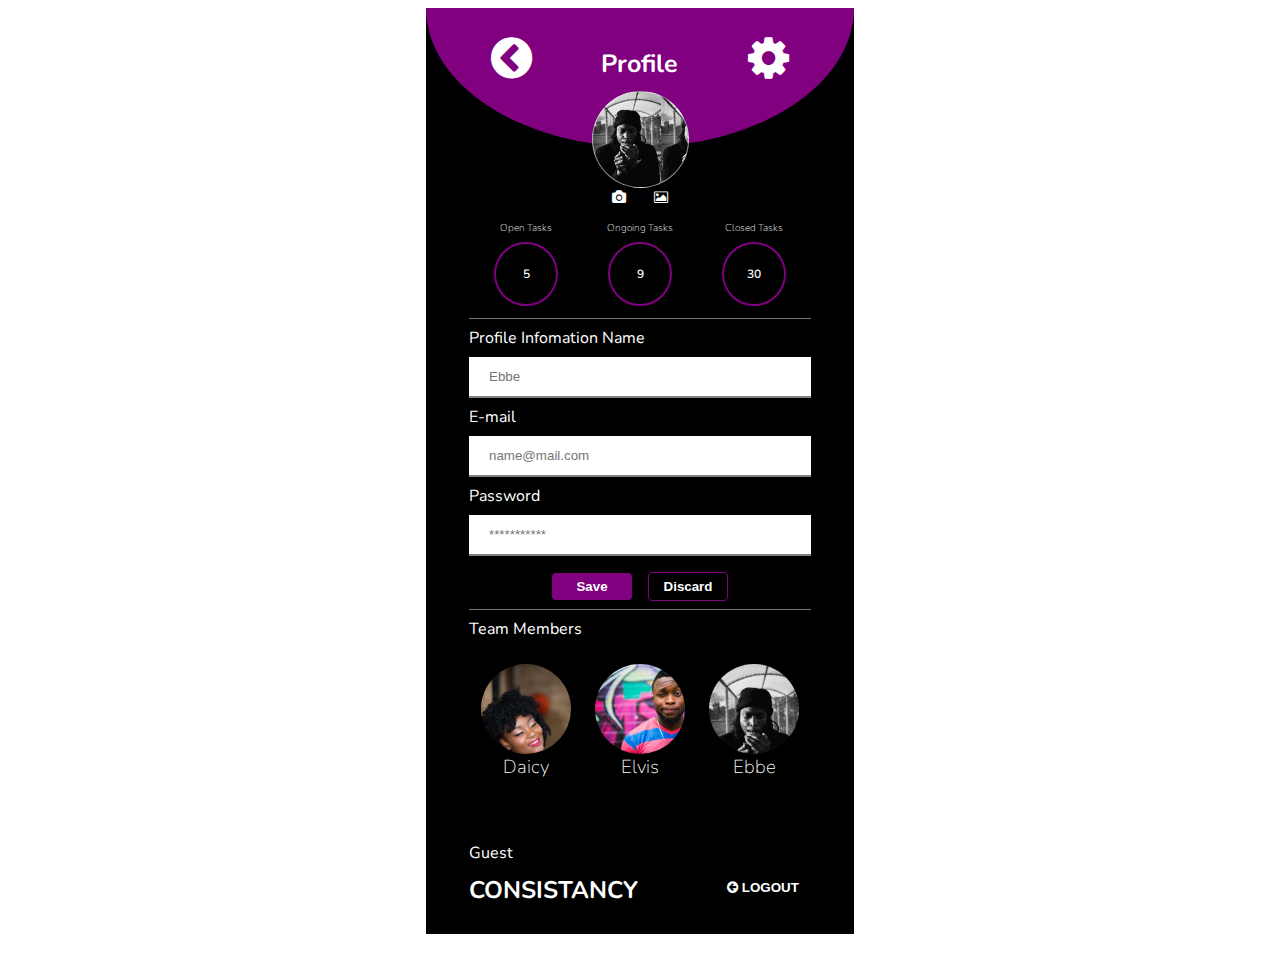
<file: index.html>
<!DOCTYPE html>
<html lang="en">

<head>
  <meta charset="UTF-8" />
  <meta http-equiv="X-UA-Compatible" content="IE=edge" />
  <meta name="viewport" content="width=device-width, initial-scale=1.0" />
  <link rel="stylesheet" href="assets/css/style.css" />
  <link rel="stylesheet" href="https://cdnjs.cloudflare.com/ajax/libs/font-awesome/4.7.0/css/font-awesome.min.css" />

  <link rel="stylesheet" href="https://cdnjs.cloudflare.com/ajax/libs/font-awesome/4.7.0/css/font-awesome.min.css" />
  <title>Profile</title>
</head>

<body>
  <div class="container">
    <header>
      <nav>
        <i style="font-size: 48px" class="fa fa-chevron-circle-left back"></i>
        <h3>
          <i style="font-size: 24px" class="fas fa-user-alt profile"></i>
          Profile
        </h3>
        <i style="font-size: 48px" class="fa fa-gear settings"></i>
        <div class="dipsplay-pic"></div>
      </nav>
      <!--profile picture-->
      <div class="profile-picture"></div>
    </header>

    <div class="container-box">
      <div class="inner-container">
        <div class="upload">
          <!--change profile picture buttons-->
          <button><i class="fa fa-camera"></i></button>
          <button><i class="fa fa-image"></i></button>
          <!--status tasks display-->
        </div>
        <div class="status">
          <div class="tasks">
            <h3>Open Tasks</h3>
            <div class="status-number">
              <h3>5</h3>
            </div>
          </div>
          <div class="tasks">
            <h3>Ongoing Tasks</h3>
            <div class="status-number">
              <h3>9</h3>
            </div>
          </div>
          <div class="tasks">
            <h3>Closed Tasks</h3>
            <div class="status-number">
              <h3>30</h3>
            </div>
          </div>
        </div>
        <hr />
        <!--main form-->
        <form action="#">
          <caption>
            Profile Infomation
          </caption>
          <label for="name">Name</label>
          <input type="text" id="name" class="field" placeholder="Ebbe" required />
          <label for="email">E-mail</label>
          <input type="email" id="email" class="field" placeholder="name@mail.com" required />
          <label for="password">Password</label>
          <input type="password" id="password" class="field" placeholder="***********" required />
          <div class="btn-all">
            <button type="submit">Save</button>
            <button type="reset">Discard</button>
          </div>
        </form>
        <hr />
        <!--teams sections-->
        <div class="teams">
          <caption>
            Team Members
          </caption>
          <div class="team-parent">
            <div class="member-card">
              <div class="team-image" id="first-member"></div>
              <h3>Daicy</h3>
            </div>
            <div class="member-card">
              <div class="team-image" id="second-member"></div>
              <h3>Elvis</h3>
            </div>
            <div class="member-card">

              <div class="team-image" id="third-member"></div>
              <h3>Ebbe</h3>
            </div>

          </div>
        </div>
        <!--page footer-->
        <footer>
          <div class="slogan">
            <span>Guest</span>
            <h2>CONSISTANCY</h2>
          </div>
          <button><i class="fa fa-arrow-circle-left"></i> LOGOUT</button>
        </footer>
      </div>
    </div>
</body>

</html>
</file>
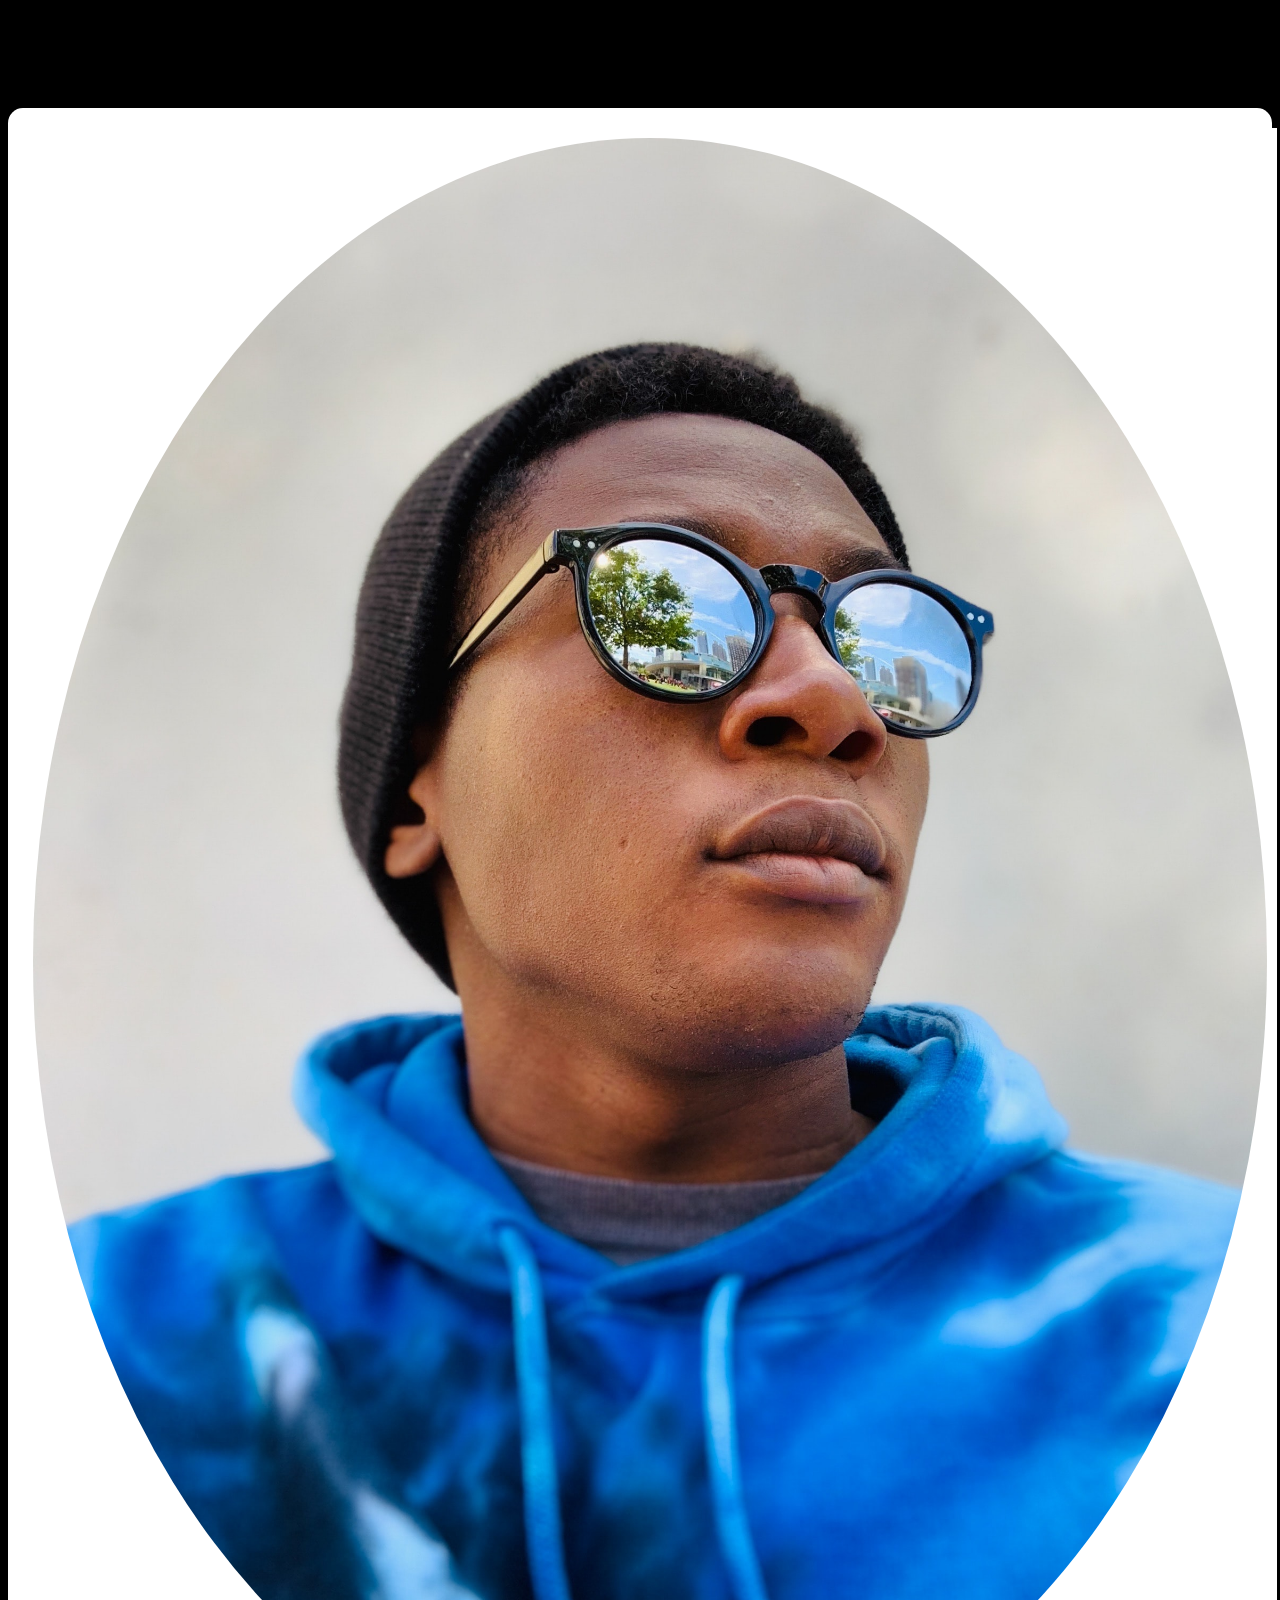
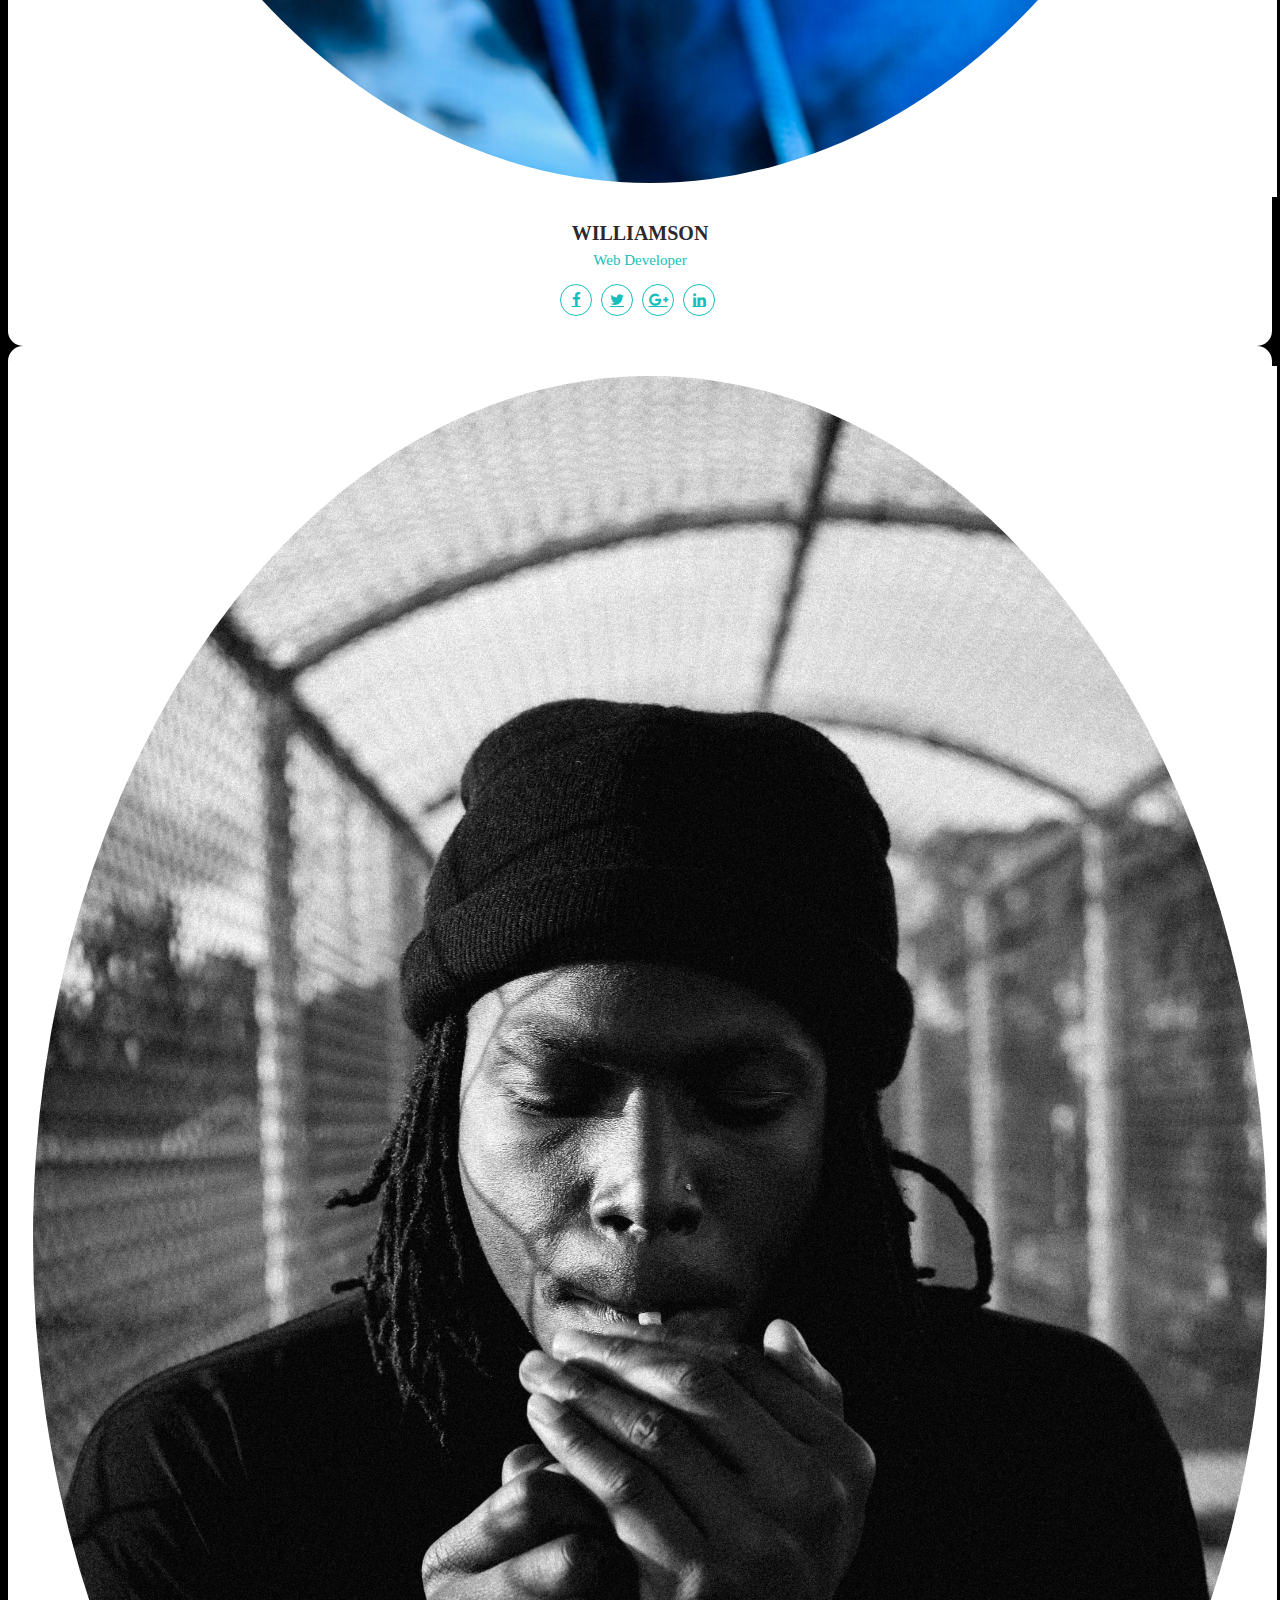
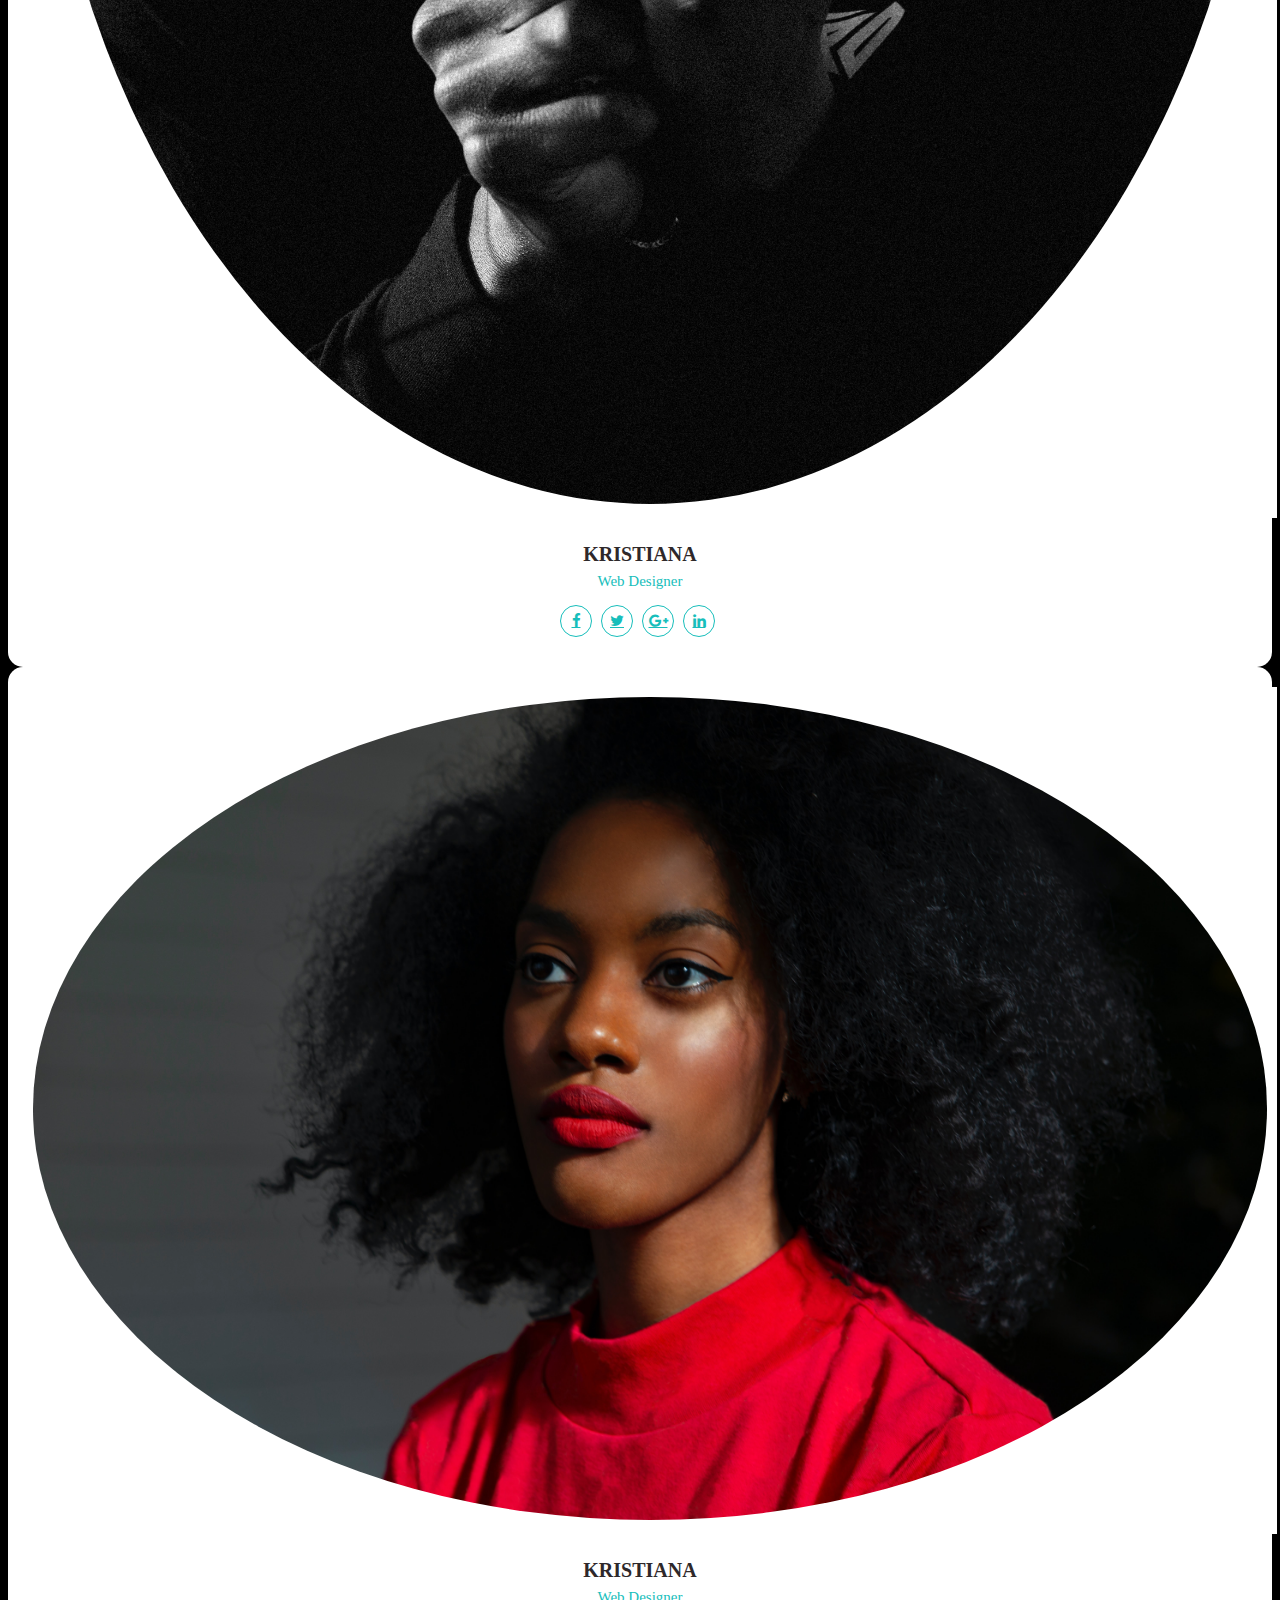
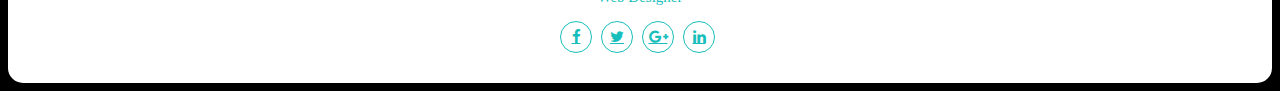
<file: test.html>
<!DOCTYPE html>
<html lang="en">
<head>
    <meta charset="UTF-8">
    <meta http-equiv="X-UA-Compatible" content="IE=edge">
    <meta name="viewport" content="width=device-width, initial-scale=1.0">
    <title>Document</title>
    <link rel="stylesheet" href="index.css">

    <!--font-awesome -->
    <link rel="stylesheet" href="https://cdnjs.cloudflare.com/ajax/libs/font-awesome/4.7.0/css/font-awesome.min.css">
    
    <!--Bootstrap 4-->
    <link rel="stylesheet" href="https://cdn.jsdelivr.net/npm/bootstrap@4.6.0/dist/css/bootstrap.min.css" integrity="sha384-B0vP5xmATw1+K9KRQjQERJvTumQW0nPEzvF6L/Z6nronJ3oUOFUFpCjEUQouq2+l" crossorigin="anonymous">
</head>
<body style="background: black;">
    <div class="container">
        <div class="row">
            
                <!-- team section-->
                 <!--1st member-->
<div class="col-md-3 col-sm-6">
  <div class="our-team">
      <div class="pic">
          <img src="/assets/images/one (1).jpg">
      </div>
      <h3 class="title">Williamson</h3>
      <span class="post">Web Developer</span>

      <!--social icon-->
      <ul class="social">
        <li><a href="#" class="fa fa-facebook"></a></li>
        <li><a href="#" class="fa fa-twitter"></a></li>
        <li><a href="#" class="fa fa-google-plus"></a></li>
        <li><a href="#" class="fa fa-linkedin"></a></li>
 </ul>

  </div>
</div>

<!--2nd member-->

<div class="col-md-3 col-sm-6">
  <div class="our-team">
      <div class="pic">
          <img src="/assets/images/one (2).jpg">
      </div>
      <h3 class="title">Kristiana</h3>
      <span class="post">Web Designer</span>

       <!--social Icon-->
       <ul class="social">
        <li><a href="#" class="fa fa-facebook"></a></li>
        <li><a href="#" class="fa fa-twitter"></a></li>
        <li><a href="#" class="fa fa-google-plus"></a></li>
        <li><a href="#" class="fa fa-linkedin"></a></li>
 </ul>

  </div>
</div>

<!--3rd member-->

<div class="col-md-3 col-sm-6">
  <div class="our-team">
      <div class="pic">
          <img src="/assets/images/one (3).jpg">
      </div>
      <h3 class="title">Kristiana</h3>
      <span class="post">Web Designer</span>
      
       <!--social icon-->
       <ul class="social">
        <li><a href="#" class="fa fa-facebook"></a></li>
        <li><a href="#" class="fa fa-twitter"></a></li>
        <li><a href="#" class="fa fa-google-plus"></a></li>
        <li><a href="#" class="fa fa-linkedin"></a></li>
 </ul>

  </div>
</div>


    
        </div>
    </div>
</body>
</html>
</file>
<file: assets/css/style.css>
@import url('https://fonts.googleapis.com/css2?family=Mulish:wght@300&family=Nunito:wght@200&family=Quicksand:wght@300;500&display=swap');

 body{
    font-family: 'Nunito', sans-serif;
 }
 /*screen size*/
.container{
    width:428px;
    height:926px;
    background-color: black;
    margin: 0 auto;
    color:white;
    

}
.container-box{
    margin:0 auto;
    padding:16px;
    margin-left: 15px;
    margin-right: 15px;



}
.inner-container{
    padding:12px;
    margin: 0;
}
header{
    width:100%;
    height:15%;
    background-color:purple;
    border-bottom-left-radius: 100% 200%;
    border-bottom-right-radius: 100% 200%;
    padding-top: 40px;
    border-bottom: 0;
    text-align: center;
    -webkit-box-sizing: border-box;
    -moz-box-sizing: border-box;
    box-sizing: border-box;
    position: relative;
    display:flex;
    justify-content: center;
    position: relative;
 
}
.profile-picture{
    width: 95px;
    height:95px ;
    border-radius: 50%;
    position: absolute;
    top:60%;
    border: 1px solid rgba(255, 255, 255, 0.568);
    background-color: rgba(240, 248, 255, 0);
    background-image: url(/assets/images/three.jpg);
    background-size:contain;
}
nav{
    position:absolute;
   top:10%;
    display:grid;
    grid-template-columns:1.4fr 2fr 1.4fr;

    width:85%;
    height:60px;
    
}

nav h3{
    font-size:25px;
    color:rgb(255, 255, 255);
    font-weight: 700;
}
.back{

margin: 12px;
}
.settings{
    margin: 12px;
    
}
.upload{
    display: flex;
    flex-direction: row;
    justify-content: center;
    align-items: center;

}
.upload-profile{
    margin:8px;
}
.upload button{
    background-color: rgba(240, 248, 255, 0);
    margin-left: 6px;
    margin-right: 6px;
    width: 30px;
    height: 30px;
}
button:hover {
transform: scale(1.2);
background-color: rgba(255, 255, 255, 0) !important;
}
.status{
    display:flex;
    flex-direction: row;
    margin: 0 auto;
    justify-content: center;
    width:100%;
    padding:0px;
    margin-bottom:0;
}
.tasks{
    display:flex;
    flex-direction: row;
    text-align: center;
    justify-content: center;
    margin-right:6px;
    margin-left: 6px;
    width:300px;
    height:85px;
    position: relative;
    text-align: center;
    color:white;
    margin-bottom: 12px;   
}
.tasks h3{
    margin-top: 0;
    font-weight:lighter;
    font-size:10px;
    text-align: center;
}

/*task circles*/
.status-number{
    position: absolute;
    bottom:0;
    margin-top: 0;
    border-radius: 50%;
    border: 2px purple solid;
    width:60px;
    height: 60px;   
    /*alighn text center*/
    text-align: center;

  
    
    /*
    justify-content: center;
    align-items: center;
    */

}
/*alighn text center*/
.status-number h3{
    position: relative;
    top: 50%;

    transform: translateY(-50%);
    font-weight: 600;
    font-size: 12px;
}



/*horizontal lines style*/
hr{
    
    margin-top: 0;
    border: none;
    border-bottom: solid rgba(196, 195, 195, 0.616) 1px;
    
}

/*forms styling*/
.field{
    padding:12px 20px;
    margin: 8px 0;
    width: 100%;
    outline:0;
    border: none;
    border-bottom: 2px solid grey;
    box-sizing: border-box;
}
.field:focus{
    border-bottom: purple 1px solid;
}
[placeholder]:focus::-webkit-input-placeholder {
    transition: text-indent 0.4s 0.4s ease; 
    text-indent: -100%;
    opacity: 1;
 }
.btn-all{
    display: flex;
    flex-direction: row;
    justify-content: center;
    align-items: center;
}

/*overall buttons styling*/
 button{
     margin-top: 12px;
     padding:6px 0px;
     width:80px;
     margin: 8px;
     color:white;
     background-color:purple;
     border: none;
     border-radius:4px;
     text-align: center;
     font-weight: 600;
 }

 button:hover{
     background-color:rgb(155, 20, 155)
 }
 button[type=reset]{
    padding:6px 0px;
     background-color:black;
     border: 1px solid purple;
     text-align: center;
 } 
 button[type=reset]:hover{
     background-color:rgb(57, 57, 57);
 }

 /*teams section styling*/
 .teams{
     
 }
 .team-parent{
     
     display: grid;
     grid-template-columns: auto auto auto;
     height: 190px;
     padding-top: 12px;
 }
 .member-card{
     
     padding: 12px;
     text-align: center;
 }
 .member-card h3{
    margin-top: 0;
    font-weight: 200;
 }
.team-image{
    
    width: 90px;
    height: 90px;
    border-radius: 50%;
    
}
/*add members images*/
/*first member*/ 
#first-member{
    background-image: url(/assets/images/one.jpg);
    background-size: cover;
}
/*second member*/
#second-member {
    background-image: url(/assets/images/two.jpg);
    background-size: cover;
}
/*third-members*/
#third-member {
    background-image: url(/assets/images/three.jpg);
    background-size: cover;
}

/*footer styling*/
footer{
    display: inline-block;
    
    width: 100%;
    height: 90px;
}
/*logout button*/
footer button{
    float: right;
    margin-top: 32px;
    background-color: rgba(240, 248, 255, 0);
    

}
footer .slogan{
    display: inline-block;
}
footer .slogan span{
    margin-bottom: 0;
    color: rgb(255, 255, 255);
}
footer .slogan h2{
    margin-top: 10px;
}
</file>
<file: index.css>
html{
    background: #000000;
    margin-top: 100px;
     
}
.container{
    background: #000000;
}
 
.our-team{
    border-radius: 15px;
    text-align: center;
    padding: 20px 15px 30px;
    background: #fff;

}
.our-team .pic{
    background: #fff;
    padding: 10px;
    margin-bottom: 25px;
    display: inline-block;
    width: 100%;
    height: 100%;
    transition: all 0.5s ease 0s;
}
.our-team:hover .pic{
    background: #17bebb;
    border-radius: 50%;
}
.pic img{
    width: 100%;
    height: auto;
    border-radius: 50%;
}
.our-team .title{
    font-weight: 600;
    color: #2e282a;
    text-transform: uppercase;
    display: block;
    font-size: 20px;
    margin: 0 0 7px 0;
}
.our-team .post{
    color: #17bebb;
    text-transform: capitalize;
    display: block;
    font-size: 15px;
    margin-bottom: 15px;
}
.our-team .social{
    padding: 0;
    margin: 0;
    list-style: none;
}
.our-team .social li{
    display: inline-block;
    margin-right: 5px;
}
.our-team .social li a{
    border-radius: 50%;
    font-size: 15px;
    color: #17bebb;
    border: 1px solid #17bebb;
    display: block;
    width: 30px;
    height: 30px;
    line-height: 30px;
    transition: all 0.5s ease 0s;
}
.our-team:hover .social li a{
    background: #17bebb;
    color: #fff;
}
.our-team:hover .pic{
    background: #17bebb;
    border-radius: 50%;
}
.our-team:hover .social li a{
    background: #17bebb;
    color: #fff;
}
</file>
